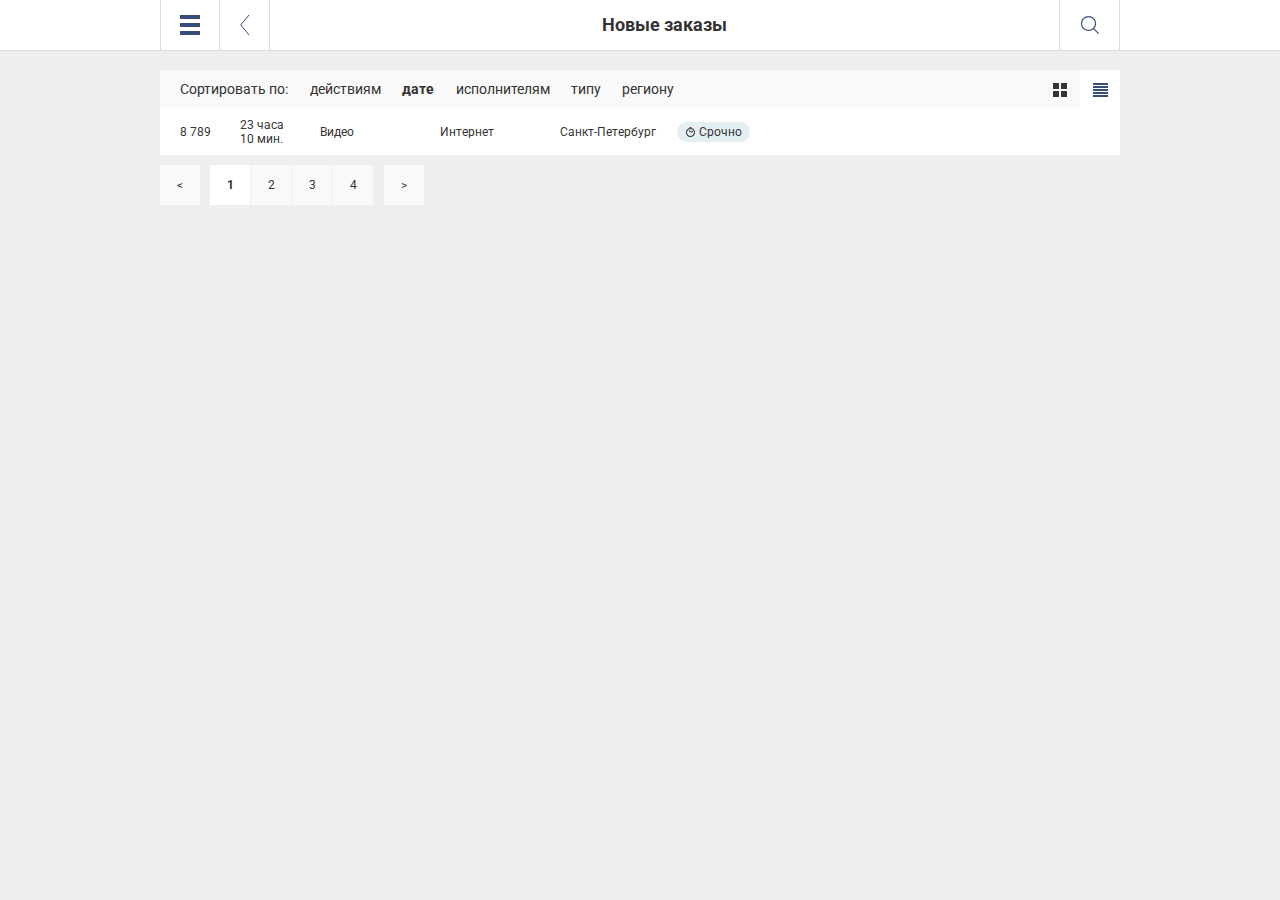
<file: expert_list.html>
<!DOCTYPE html>
<html lang="ru">
<head>
    <meta charset="UTF-8">
    <title>LegaLight</title>
    <link href='https://fonts.googleapis.com/css?family=Roboto:400,100,100italic,300,300italic,400italic,500,500italic,700,700italic,900,900italic' rel='stylesheet' type='text/css'>
    <link rel="stylesheet" href="css/main.css" />
    <script src="https://ajax.googleapis.com/ajax/libs/jquery/1.8.2/jquery.min.js"></script>
    <script src="js/script.js"></script>
</head>
<body>
    <header id="header">
        <div class="main-header">
            <span class="main-header__ham"></span>
            <span class="main-header__back"></span>
            <h1 class="main-header__title">Новые заказы</h1>
            <span class="main-header__search">
                <input type="text" class="main-header__search-text" />
            </span>
            <div class="main-header__menu-wrapper">
                <div class="main-header__menu-close">X</div>
                <div class="main-header__menu">
                    <h2 class="main-header__menu-title">LegaLight</h2>
                    <div class="main-header__menu-item user">
                        <i class="icon icon-user"></i>
                        User_name
                    </div>
                    <div class="main-header__menu-item add">
                        Создать заказ
                        <i class="icon icon-big icon-plus-big"></i>
                    </div>
                    <div class="main-header__menu-item">
                        Новые
                        <span class="main-header__menu-item-count">3</span>
                    </div>
                    <div class="main-header__menu-item active">В работе</div>
                    <div class="main-header__menu-item">Черновики</div>
                    
                    <div class="main-header__menu-item support">
                        <i class="icon icon-support"></i>
                        Поддержка
                    </div>
                    
                    <div class="main-header__menu-little">
                        <a href="#">О проекте</a>
                        <a href="#">Цены</a>
                    </div>
                    
                    <div class="copyright">&copy; 2016 Legalight</div>
                </div>
            </div>
        </div>
    </header>
    <div class="main-wrapper">
        <div class="main-content full">

        <div class="filters-block no-margin">
        <span class="list-type__list active">
            <svg width="15px" height="14px" viewBox="0 0 15 14" version="1.1" xmlns="http://www.w3.org/2000/svg" xmlns:xlink="http://www.w3.org/1999/xlink">
                <g id="Symbols" stroke="none" stroke-width="1" fill="none" fill-rule="evenodd">
                    <g id="type-list-icons" transform="translate(-53.000000, -13.000000)" fill="#384D76">
                        <path d="M53,13 L68,13 L68,15 L53,15 L53,13 Z M53,16 L68,16 L68,18 L53,18 L53,16 Z M53,19 L68,19 L68,21 L53,21 L53,19 Z M53,22 L68,22 L68,24 L53,24 L53,22 Z M53,25 L68,25 L68,27 L53,27 L53,25 Z" id="list"></path>
                    </g>
                </g>
            </svg>
        </span>
        <span class="list-type__dalle">
            <svg width="14px" height="14px" viewBox="0 0 14 14" version="1.1" xmlns="http://www.w3.org/2000/svg" xmlns:xlink="http://www.w3.org/1999/xlink">
                <g id="Symbols" stroke="none" stroke-width="1" fill="none" fill-rule="evenodd">
                    <g id="type-list-icons" transform="translate(-13.000000, -13.000000)" fill="#333333">
                        <path d="M13,13 L19,13 L19,19 L13,19 L13,13 L13,13 Z M13,21 L19,21 L19,27 L13,27 L13,21 L13,21 Z M21,13 L27,13 L27,19 L21,19 L21,13 L21,13 Z M21,21 L27,21 L27,27 L21,27 L21,21 L21,21 Z" id="Combined-Shape"></path>
                    </g>
                </g>
            </svg>
        </span>
        <div class="filters-block__label">
            Сортировать по:
        </div>
        <div class="filters-block__label mode" title="действиям">
            действиям
        </div>
        <div class="filters-block__label mode active" title="дате">
            дате
        </div>
        <div class="filters-block__label mode" title="исполнителям">
            исполнителям
        </div>
        <div class="filters-block__label mode" title="типу">
            типу
        </div>
        <div class="filters-block__label mode" title="региону">
            региону
        </div>
    </div>    

            <ul class="order-list">
                <li class="order-list__item">
                    <span class="order-list__item-cell">
                        8 789
                    </span>
                    <span class="order-list__item-cell">
                        23 часа<br />
                        10 мин.
                    </span>
                    <span class="order-list__item-cell">
                        Видео
                    </span>
                    <span class="order-list__item-cell">
                        Интернет
                    </span>
                    <span class="order-list__item-cell">
                        Санкт-Петербург
                    </span>
                    <span class="order-list__item-cell">
                        <div class="option">
                            <i class="icon icon-small icon-watch"></i>
                            Срочно
                        </div>
                    </span>
                </li>
            </ul>
            <nav class="pagination-block">
                <a href="#" class="pagination-block__item first"> < </a>
                <a href="#" class="pagination-block__item active">1</a>
                <a href="#" class="pagination-block__item">2</a>
                <a href="#" class="pagination-block__item">3</a>
                <a href="#" class="pagination-block__item">4</a>
                <a href="#" class="pagination-block__item last"> > </a>
            </nav>
        </div>            
    </div>
</body>
</html>
</file>
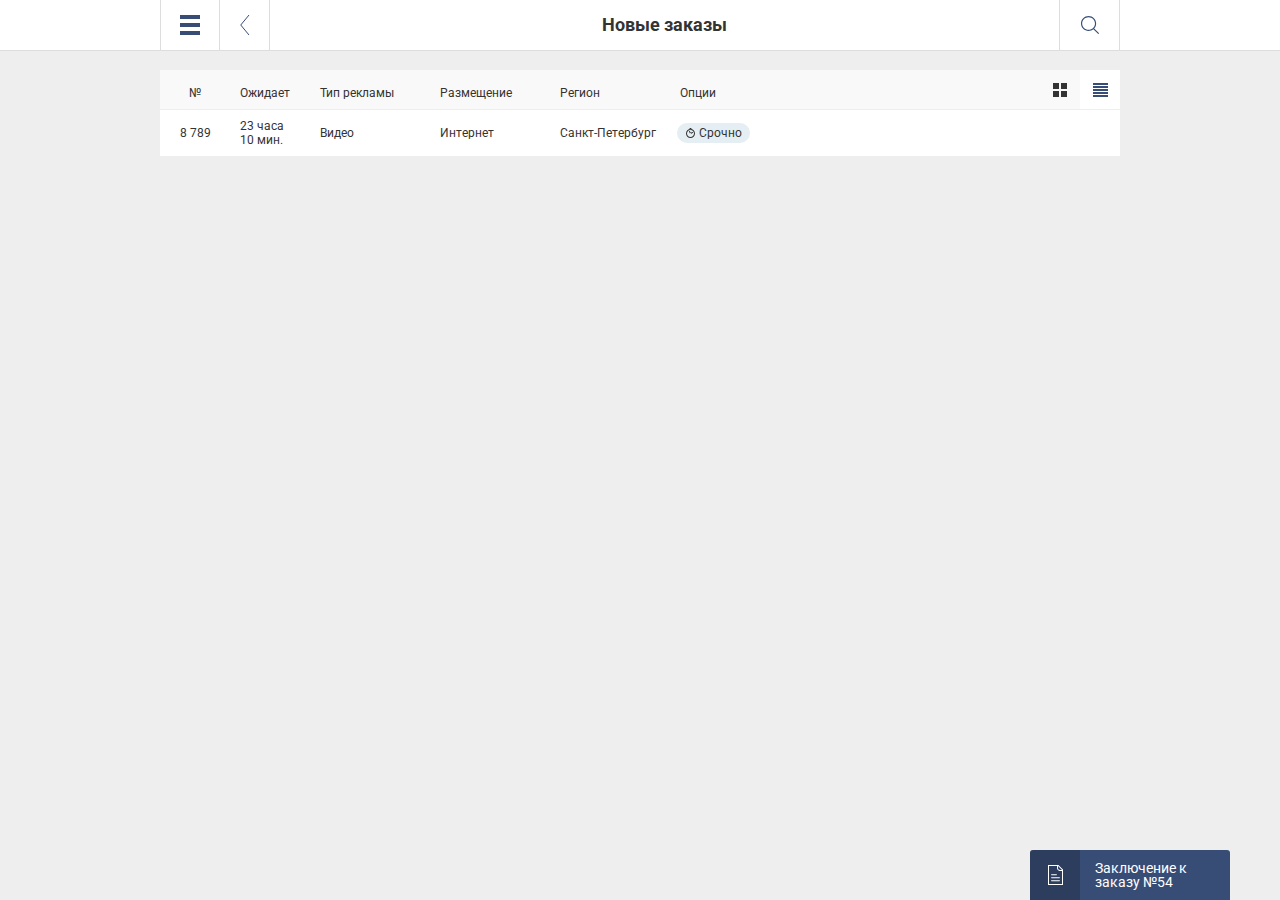
<file: law_list.html>
<!DOCTYPE html>
<html lang="ru">
<head>
    <meta charset="UTF-8">
    <title>LegaLight</title>
    <link href='https://fonts.googleapis.com/css?family=Roboto:400,100,100italic,300,300italic,400italic,500,500italic,700,700italic,900,900italic' rel='stylesheet' type='text/css'>
    <link rel="stylesheet" href="css/main.css" />
    <script src="https://ajax.googleapis.com/ajax/libs/jquery/1.8.2/jquery.min.js"></script>
    <script src="js/script.js"></script>
</head>
<body>
    <header id="header">
        <div class="main-header">
            <span class="main-header__ham"></span>
            <span class="main-header__back"></span>
            <h1 class="main-header__title">Новые заказы</h1>
            <span class="main-header__search">
                <input type="text" class="main-header__search-text" />
            </span>
            <div class="main-header__menu-wrapper">
                <div class="main-header__menu-close">X</div>
                <div class="main-header__menu">
                    <h2 class="main-header__menu-title">LegaLight</h2>
                    <div class="main-header__menu-item user">
                        <i class="icon icon-user"></i>
                        User_name
                    </div>
                    <div class="main-header__menu-item add">
                        Создать заказ
                        <i class="icon icon-big icon-plus-big"></i>
                    </div>
                    <div class="main-header__menu-item">
                        Новые
                        <span class="main-header__menu-item-count">3</span>
                    </div>
                    <div class="main-header__menu-item active">В работе</div>
                    <div class="main-header__menu-item">Черновики</div>
                    
                    <div class="main-header__menu-item support">
                        <i class="icon icon-support"></i>
                        Поддержка
                    </div>
                    
                    <div class="main-header__menu-little">
                        <a href="#">О проекте</a>
                        <a href="#">Цены</a>
                    </div>
                    
                    <div class="copyright">&copy; 2016 Legalight</div>
                </div>
            </div>
        </div>
    </header>
    <div class="main-wrapper">
        <div class="main-content full">
            <ul class="order-list">
                <li class="order-list__item header">
                    <span class="list-type__list active">
                        <svg width="15px" height="14px" viewBox="0 0 15 14" version="1.1" xmlns="http://www.w3.org/2000/svg" xmlns:xlink="http://www.w3.org/1999/xlink">
                            <g id="Symbols" stroke="none" stroke-width="1" fill="none" fill-rule="evenodd">
                                <g id="type-list-icons" transform="translate(-53.000000, -13.000000)" fill="#384D76">
                                    <path d="M53,13 L68,13 L68,15 L53,15 L53,13 Z M53,16 L68,16 L68,18 L53,18 L53,16 Z M53,19 L68,19 L68,21 L53,21 L53,19 Z M53,22 L68,22 L68,24 L53,24 L53,22 Z M53,25 L68,25 L68,27 L53,27 L53,25 Z" id="list"></path>
                                </g>
                            </g>
                        </svg>
                    </span>
                    <span class="list-type__dalle">
                        <svg width="14px" height="14px" viewBox="0 0 14 14" version="1.1" xmlns="http://www.w3.org/2000/svg" xmlns:xlink="http://www.w3.org/1999/xlink">
                            <g id="Symbols" stroke="none" stroke-width="1" fill="none" fill-rule="evenodd">
                                <g id="type-list-icons" transform="translate(-13.000000, -13.000000)" fill="#333333">
                                    <path d="M13,13 L19,13 L19,19 L13,19 L13,13 L13,13 Z M13,21 L19,21 L19,27 L13,27 L13,21 L13,21 Z M21,13 L27,13 L27,19 L21,19 L21,13 L21,13 Z M21,21 L27,21 L27,27 L21,27 L21,21 L21,21 Z" id="Combined-Shape"></path>
                                </g>
                            </g>
                        </svg>
                    </span>
                    <span class="order-list__item-cell">
                        №
                    </span>
                    <span class="order-list__item-cell">
                        Ожидает
                    </span>
                    <span class="order-list__item-cell">
                        Тип рекламы
                    </span>
                    <span class="order-list__item-cell">
                        Размещение
                    </span>
                    <span class="order-list__item-cell">
                        Регион
                    </span>
                    <span class="order-list__item-cell">
                        Опции
                    </span>
                </li>
                <li class="order-list__item">
                    <span class="order-list__item-cell">
                        8 789
                    </span>
                    <span class="order-list__item-cell">
                        23 часа<br />
                        10 мин.
                    </span>
                    <span class="order-list__item-cell">
                        Видео
                    </span>
                    <span class="order-list__item-cell">
                        Интернет
                    </span>
                    <span class="order-list__item-cell">
                        Санкт-Петербург
                    </span>
                    <span class="order-list__item-cell">
                        <div class="option">
                            <i class="icon icon-small icon-watch"></i>
                            Срочно
                        </div>
                    </span>
                </li>
            </ul>
        </div>            
    </div>
    
    <a href="#" class="conclusion">
        <i class="icon icon-big icon-doc"></i>
        Заключение к заказу №54 
    </a>
    
    <footer id="footer">
        <div class="">
        </div>
    </footer>
</body>
</html>
</file>
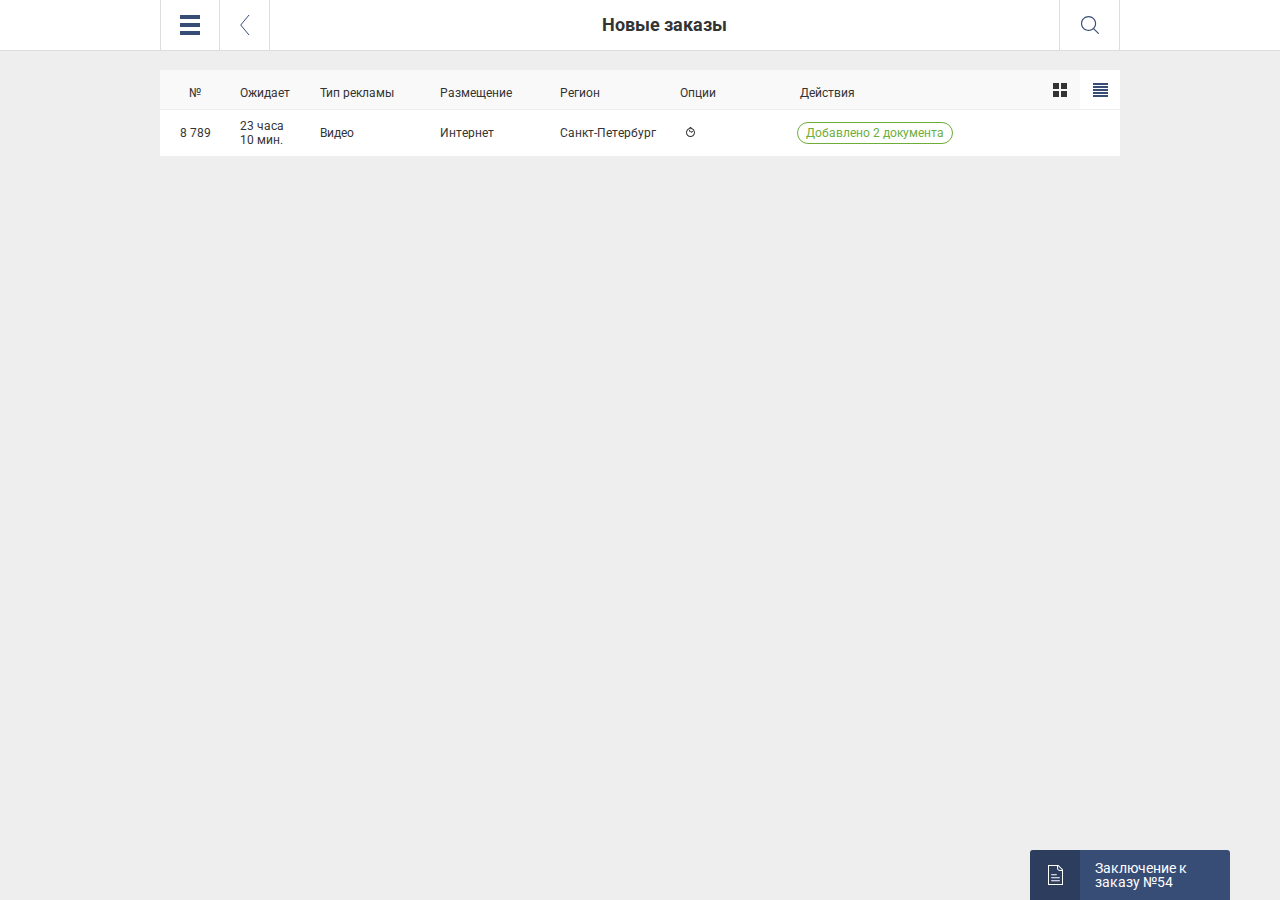
<file: law_list_in_progress.html>
<!DOCTYPE html>
<html lang="ru">
<head>
    <meta charset="UTF-8">
    <title>LegaLight</title>
    <link href='https://fonts.googleapis.com/css?family=Roboto:400,100,100italic,300,300italic,400italic,500,500italic,700,700italic,900,900italic' rel='stylesheet' type='text/css'>
    <link rel="stylesheet" href="css/main.css" />
    <script src="https://ajax.googleapis.com/ajax/libs/jquery/1.8.2/jquery.min.js"></script>
    <script src="js/script.js"></script>
</head>
<body>
    <header id="header">
        <div class="main-header">
            <span class="main-header__ham"></span>
            <span class="main-header__back"></span>
            <h1 class="main-header__title">Новые заказы</h1>
            <span class="main-header__search">
                <input type="text" class="main-header__search-text" />
            </span>
            <div class="main-header__menu-wrapper">
                <div class="main-header__menu-close">X</div>
                <div class="main-header__menu">
                    <h2 class="main-header__menu-title">LegaLight</h2>
                    <div class="main-header__menu-item user">
                        <i class="icon icon-user"></i>
                        User_name
                    </div>
                    <div class="main-header__menu-item add">
                        Создать заказ
                        <i class="icon icon-big icon-plus-big"></i>
                    </div>
                    <div class="main-header__menu-item">
                        Новые
                        <span class="main-header__menu-item-count">3</span>
                    </div>
                    <div class="main-header__menu-item active">В работе</div>
                    <div class="main-header__menu-item">Черновики</div>
                    
                    <div class="main-header__menu-item support">
                        <i class="icon icon-support"></i>
                        Поддержка
                    </div>
                    
                    <div class="main-header__menu-little">
                        <a href="#">О проекте</a>
                        <a href="#">Цены</a>
                    </div>
                    
                    <div class="copyright">&copy; 2016 Legalight</div>
                </div>
            </div>
        </div>
    </header>
    <div class="main-wrapper">
        <div class="main-content full">
            <ul class="order-list in-progress">
                <li class="order-list__item header">
                    <span class="list-type__list active">
                        <svg width="15px" height="14px" viewBox="0 0 15 14" version="1.1" xmlns="http://www.w3.org/2000/svg" xmlns:xlink="http://www.w3.org/1999/xlink">
                            <g id="Symbols" stroke="none" stroke-width="1" fill="none" fill-rule="evenodd">
                                <g id="type-list-icons" transform="translate(-53.000000, -13.000000)" fill="#384D76">
                                    <path d="M53,13 L68,13 L68,15 L53,15 L53,13 Z M53,16 L68,16 L68,18 L53,18 L53,16 Z M53,19 L68,19 L68,21 L53,21 L53,19 Z M53,22 L68,22 L68,24 L53,24 L53,22 Z M53,25 L68,25 L68,27 L53,27 L53,25 Z" id="list"></path>
                                </g>
                            </g>
                        </svg>
                    </span>
                    <span class="list-type__dalle">
                        <svg width="14px" height="14px" viewBox="0 0 14 14" version="1.1" xmlns="http://www.w3.org/2000/svg" xmlns:xlink="http://www.w3.org/1999/xlink">
                            <g id="Symbols" stroke="none" stroke-width="1" fill="none" fill-rule="evenodd">
                                <g id="type-list-icons" transform="translate(-13.000000, -13.000000)" fill="#333333">
                                    <path d="M13,13 L19,13 L19,19 L13,19 L13,13 L13,13 Z M13,21 L19,21 L19,27 L13,27 L13,21 L13,21 Z M21,13 L27,13 L27,19 L21,19 L21,13 L21,13 Z M21,21 L27,21 L27,27 L21,27 L21,21 L21,21 Z" id="Combined-Shape"></path>
                                </g>
                            </g>
                        </svg>
                    </span>
                    <span class="order-list__item-cell">
                        №
                    </span>
                    <span class="order-list__item-cell">
                        Ожидает
                    </span>
                    <span class="order-list__item-cell">
                        Тип рекламы
                    </span>
                    <span class="order-list__item-cell">
                        Размещение
                    </span>
                    <span class="order-list__item-cell">
                        Регион
                    </span>
                    <span class="order-list__item-cell">
                        Опции
                    </span>
                    <span class="order-list__item-cell">
                        Действия
                    </span>
                    
                </li>
                <li class="order-list__item">
                    <span class="order-list__item-cell">
                        8 789
                    </span>
                    <span class="order-list__item-cell">
                        23 часа<br />
                        10 мин.
                    </span>
                    <span class="order-list__item-cell">
                        Видео
                    </span>
                    <span class="order-list__item-cell">
                        Интернет
                    </span>
                    <span class="order-list__item-cell">
                        Санкт-Петербург
                    </span>
                    <span class="order-list__item-cell">
                        <i class="icon icon-small icon-watch"></i>
                    </span>
                    <span class="order-list__item-cell">
                        <div class="option green">
                            Добавлено 2 документа
                        </div>
                    </span>
                </li>
            </ul>
        </div>            
    </div>
    
    <a href="#" class="conclusion">
        <i class="icon icon-big icon-doc"></i>
        Заключение к заказу №54 
    </a>
    
    <footer id="footer">
        <div class="">
        </div>
    </footer>
</body>
</html>
</file>
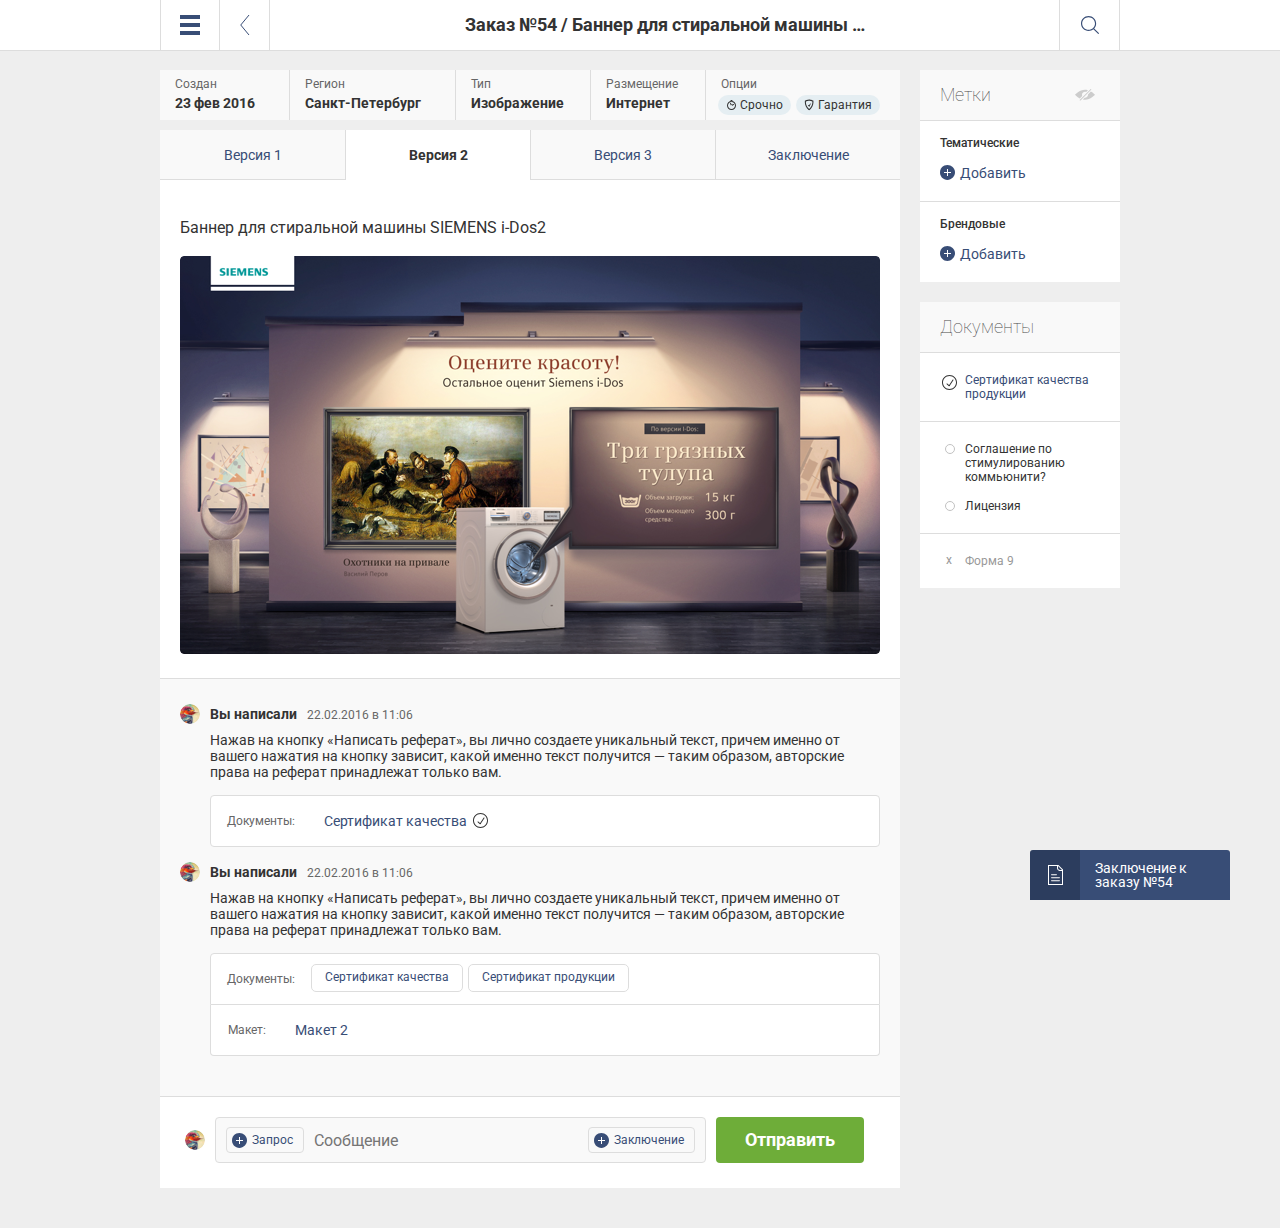
<file: law_order1.html>
<!DOCTYPE html>
<html lang="ru">
<head>
    <meta charset="UTF-8">
    <title>LegaLight</title>
    <link href='https://fonts.googleapis.com/css?family=Roboto:400,100,100italic,300,300italic,400italic,500,500italic,700,700italic,900,900italic' rel='stylesheet' type='text/css'>
    <link rel="stylesheet" href="css/main.css" />
    <script src="https://ajax.googleapis.com/ajax/libs/jquery/1.8.2/jquery.min.js"></script>
    <script src="js/script.js"></script>
</head>
<body>
    <header id="header">
        <div class="main-header">
            <span class="main-header__ham"></span>
            <span class="main-header__back"></span>
            <h1 class="main-header__title">Заказ №54 / Баннер для стиральной машины …</h1>
            <span class="main-header__search">
                <input type="text" class="main-header__search-text" />
            </span>
            <div class="main-header__menu-wrapper">
                <div class="main-header__menu-close">X</div>
                <div class="main-header__menu">
                    <h2 class="main-header__menu-title">LegaLight</h2>
                    <div class="main-header__menu-item user">
                        <i class="icon icon-user"></i>
                        User_name
                    </div>
                    <div class="main-header__menu-item add">
                        Создать заказ
                        <i class="icon icon-big icon-plus-big"></i>
                    </div>
                    <div class="main-header__menu-item">
                        Новые
                        <span class="main-header__menu-item-count">3</span>
                    </div>
                    <div class="main-header__menu-item active">В работе</div>
                    <div class="main-header__menu-item">Черновики</div>
                    
                    <div class="main-header__menu-item support">
                        <i class="icon icon-support"></i>
                        Поддержка
                    </div>
                    
                    <div class="main-header__menu-little">
                        <a href="#">О проекте</a>
                        <a href="#">Цены</a>
                    </div>
                    
                    <div class="copyright">&copy; 2016 Legalight</div>
                </div>
            </div>
        </div>
    </header>
    <div class="main-wrapper">
        <div class="main-content">
            <ul class="main-content-item-info">
                <li class="main-content-item-info__list-item">
                    <span class="main-content-item-info__list-item-title">
                        Создан
                    </span>
                    <span class="main-content-item-info__list-item-info">
                        23 фев 2016
                    </span>
                </li>
                <li class="main-content-item-info__list-item">
                    <span class="main-content-item-info__list-item-title">
                        Регион
                    </span>
                    <span class="main-content-item-info__list-item-info">
                        Санкт-Петербург
                    </span>
                </li>
                <li class="main-content-item-info__list-item">
                    <span class="main-content-item-info__list-item-title">
                        Тип
                    </span>
                    <span class="main-content-item-info__list-item-info">
                        Изображение
                    </span>
                </li>
                <li class="main-content-item-info__list-item">
                    <span class="main-content-item-info__list-item-title">
                        Размещение
                    </span>
                    <span class="main-content-item-info__list-item-info">
                        Интернет
                    </span>
                </li>
                <li class="main-content-item-info__list-item">
                    <span class="main-content-item-info__list-item-title">
                        Опции
                    </span>
                    <span class="main-content-item-info__list-item-info">
                        <div class="option">
                            <i class="icon icon-small icon-watch"></i>
                            Срочно
                        </div>
                        <div class="option">
                            <i class="icon icon-guarantee"></i>
                            Гарантия
                        </div>
                    </span>
                </li>
            </ul>
            <div class="main-content-item">
                <nav class="main-content-item-menu">
                    <span class="main-content-item-menu__item">Версия 1</span>
                    <span class="main-content-item-menu__item active">Версия 2</span>
                    <span class="main-content-item-menu__item">Версия 3</span>
                    <span class="main-content-item-menu__item">Заключение</span>
                </nav>
                <div class="main-content-item__content">
                    <h2 class="title">Баннер для стиральной машины SIEMENS i-Dos1</h2>
                    <img src="img/big.png" />
                </div>
                <div class="main-content-item__content active">
                    <h2 class="title">Баннер для стиральной машины SIEMENS i-Dos2</h2>
                    <img src="img/big.png" />
                </div>
                <div class="main-content-item__content">
                    <h2 class="title">Баннер для стиральной машины SIEMENS i-Dos3</h2>
                    <img src="img/big.png" />
                </div>
                <div class="main-content-item__content">
                    <h2 class="title">Баннер для стиральной машины SIEMENS i-Dos4</h2>
                    <img src="img/big.png" />
                </div>
                <div class="comments">
                    <div class="comments-item">
                        <a href="#" class="comments-item__avatar">
                            <img src="img/avatar.png" />
                        </a>
                        <div class="comments-item__info">
                            <h3>Вы написали</h3>
                            <time>22.02.2016 в 11:06</time>
                            <p>Нажав на кнопку «Написать реферат», вы лично создаете уникальный текст, причем именно от вашего нажатия на кнопку зависит, какой именно текст получится — таким образом, авторские права на реферат принадлежат только вам.</p>
                            <div class="comments-item__info-attachment">
                                <div class="comments-item__info-attachment-title">
                                    Документы:
                                </div>
                                <div class="comments-item__info-attachment-list needs">
                                    <a href="#" class="comments-item__info-attachment-list__item">
                                        Сертификат качества <i class="icon icon-accepted"></i>
                                    </a>
                                </div>
                            </div>
                        </div>
                    </div>
                    <div class="comments-item">
                        <a href="#" class="comments-item__avatar">
                            <img src="img/avatar.png" />
                        </a>
                        <div class="comments-item__info">
                            <h3>Вы написали</h3>
                            <time>22.02.2016 в 11:06</time>
                            <p>Нажав на кнопку «Написать реферат», вы лично создаете уникальный текст, причем именно от вашего нажатия на кнопку зависит, какой именно текст получится — таким образом, авторские права на реферат принадлежат только вам.</p>
                            <div class="comments-item__info-attachment design small">
                                <div class="comments-item__info-attachment-title">
                                    Документы:
                                </div>
                                <div class="comments-item__info-attachment-list">
                                    <a href="#" class="comments-item__info-attachment-list__item">
                                        Сертификат качества
                                    </a>
                                    <a href="#" class="comments-item__info-attachment-list__item">
                                        Сертификат продукции
                                    </a>
                                </div>
                            </div>
                            <div class="comments-item__info-attachment maket">
                                <div class="comments-item__info-attachment-title">
                                    Макет:
                                </div>
                                <div class="comments-item__info-attachment-list needs">
                                    <a href="#" class="comments-item__info-attachment-list__item">
                                        Макет 2
                                    </a>
                                </div>
                            </div>
                        </div>
                    </div>
                </div>
                
                <form class="user-message">
                    <a href="#" class="user-message__avatar">
                        <img src="img/avatar.png" />
                    </a>
                    <div class="user-message__message">
                        <div class="btn btn-trans btn-border icons">
                            <i class="icon icon-plus"></i>
                            Запрос
                        </div>
                        <input type="text" placeholder="Сообщение" />
                        <div class="btn btn-trans btn-border icons">
                            <i class="icon icon-plus"></i>
                            Заключение
                        </div>
                    </div>
                    <button class="btn btn-big btn-green">
                        Отправить
                    </button>
                </form>
                
            </div>
        </div>
        <aside class="right-block">
            <div class="right-block__widget">
                <h3 class="right-block__widget-title">
                    Метки
                    <i class="icon icon-big icon-eye"></i>
                </h3>
                <div class="right-block__widget-item">
                    <h4>Тематические</h4>
                    <div class="btn btn-trans icons">
                        <i class="icon icon-plus"></i>
                        Добавить
                    </div>
                </div>
                <div class="right-block__widget-item">
                    <h4>Брендовые</h4>
                    <div class="btn btn-trans icons">
                        <i class="icon icon-plus"></i>
                        Добавить
                    </div>
                </div>
            </div>
            <div class="right-block__widget">
                <h3 class="right-block__widget-title">
                    Документы
                </h3>
                <ul class="right-block__widget-documents accepted">
                    <li>Сертификат качества продукции</li>
                </ul>
                <ul class="right-block__widget-documents needed">
                    <li>
                        Соглашение по стимулированию коммьюнити?
                    </li>
                    <li>
                        Лицензия
                    </li>
                </ul>
                <ul class="right-block__widget-documents canceled">
                    <li>
                        Форма 9
                    </li>
                </ul>
            </div>
        </aside>
    </div>
    
    <a href="#" class="conclusion">
        <i class="icon icon-big icon-doc"></i>
        Заключение к заказу №54 
    </a>
    
    <footer id="footer">
        <div class="">
        </div>
    </footer>
</body>
</html>
</file>
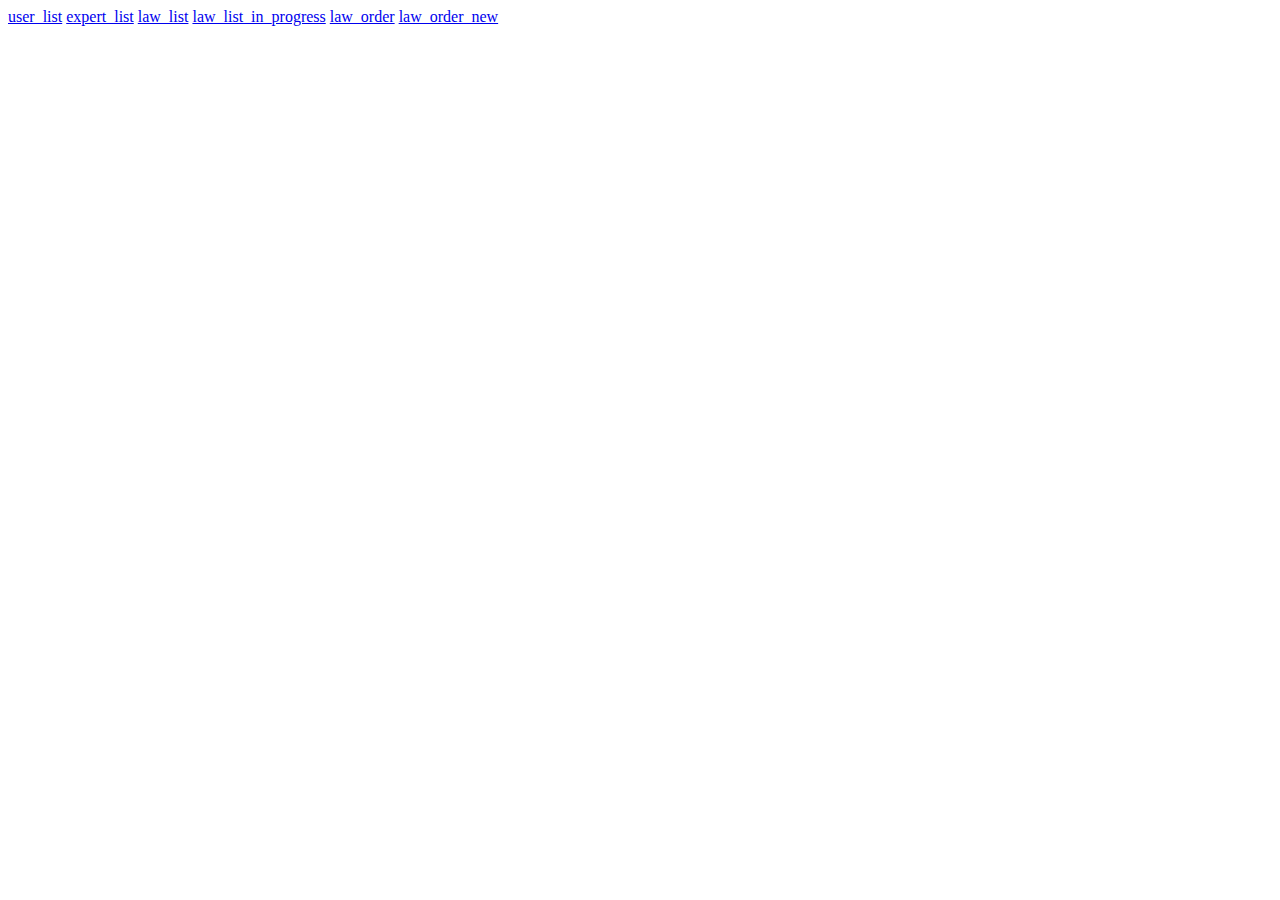
<file: map.html>
<!DOCTYPE html>
<html lang="en">
<head>
    <meta charset="UTF-8">
    <title>map</title>
</head>
<body>
    <a href="user_list.html" target="_blank">user_list</a>
    <a href="expert_list.html" target="_blank">expert_list</a>
    <a href="law_list.html" target="_blank">law_list</a>
    <a href="law_list_in_progress.html" target="_blank">law_list_in_progress</a>
    <a href="law_order1.html" target="_blank">law_order</a>
    <a href="law_order_new.html" target="_blank">law_order_new</a>
</body>
</html>
</file>
<file: css/main.css>
.icon{width:15px;height:15px;display:inline-block;margin:0 5px;background-position:center;background-size:contain;background-repeat:no-repeat}.icon-small{width:10px;height:10px}.icon-big{width:20px;height:20px}.icon-accepted{background-image:url(../img/accepted.svg)}.icon-plus{background-image:url(../img/plus.svg)}.icon-watch{background-image:url(../img/watch.svg)}.icon-guarantee{background-image:url(../img/guarantee.svg)}.icon-eye{background-image:url(../img/eye.svg)}.icon-doc{background-image:url(../img/doc-icon.svg)}.icon-user{width:18px;background-image:url(../img/icon-user.svg)}.icon-plus-big{width:33px;height:33px;background-image:url(../img/plus_big.svg)}.icon-support{width:20px;height:20px;margin-left:0;background-image:url(../img/help-icon.svg)}.icon-question{width:18px;height:18px;border:1px solid #384d76;color:#384d76;line-height:18px;text-align:center;font-style:normal;border-radius:100%;font-size:15px}.btn{position:relative;display:inline-block;float:left;cursor:pointer;border-radius:4px;color:#384d76;font-size:12px;font-weight:400;box-sizing:border-box;border:0;box-shadow:none;padding:5px 10px;overflow:hidden;text-decoration:none}.btn.icons{padding:5px 10px 5px 20px}.btn .icon{position:absolute;top:5px;left:0}.btn-big{font-size:18px;font-weight:700;color:#fff;padding:12px 29px;line-height:22px}.btn-trans{background:0 0}.btn-green{background:#6ead39}.btn-border{border:1px solid #ddd}*{font-family:Roboto,sans-serif;font-weight:400;color:#333}body{margin:0;padding:0;min-height:100%;background:#eee}.right{float:right}.main-header__menu-wrapper{display:none}.main-header__menu-wrapper.active{display:block}.main-header__menu-wrapper .main-header__menu{position:fixed;width:200px;height:100%;background:#fff;z-index:999;top:0;left:0}.main-header__menu-wrapper:before{content:'';position:fixed;z-index:899;background:rgba(0,0,0,.7);width:100%;height:100%;top:0;left:0}.main-header__menu-wrapper .main-header__menu-close{position:fixed;top:1px;left:200px;z-index:999;background:#384d76;width:40px;line-height:50px;color:#fff;text-align:center;cursor:pointer}.main-header__menu-title{text-align:center}.main-header__menu-item{position:relative;cursor:pointer;padding:17px 10px 17px 20px;background:#fff;color:rgba(24,33,52,.5);border-bottom:1px solid #ddd;font-size:16px;font-weight:400}.main-header__menu-item-count{padding:0 8px;border-radius:100px;font-size:14px;font-weight:400;color:#fff;line-height:21px;background:#6ead39;position:absolute;top:50%;margin-top:-10px;right:10px;overflow:hidden}.main-header__menu-item.active{color:#182134;font-weight:700}.main-header__menu-item.user{font-size:14px;color:#384d76;font-weight:400}.main-header__menu-item.user .icon{margin-right:10px;margin-left:0}.main-header__menu-item.add{font-size:14px;text-transform:uppercase;background:#6ead39;color:#fff}.main-header__menu-item.add .icon-plus-big{position:absolute;top:50%;margin-top:-17px;right:10px;margin-right:0}.main-header__menu-item.support{width:160px;padding:13px 20px 13px 50px;margin:20px auto;font-size:14px;line-height:20px;border:1px solid #ddd;border-radius:100px;box-sizing:border-box}.main-header__menu-item.support .icon{position:absolute;top:50%;margin-top:-10px;left:20px}.main-header__menu-little{text-align:center}.main-header__menu-little a{display:block;text-decoration:none;color:#8c93a0;clear:both;margin-bottom:5px;font-size:14px;line-height:1;font-weight:400}.copyright{text-align:center;margin-top:17px}.main-wrapper{width:960px;margin:70px auto 40px;overflow:hidden}.main-content{width:740px;float:left}.main-content.full{width:100%}.main-content-item__content-img{position:relative}.main-content-item__content-img-controls{width:60px;height:30px;border-radius:5px;padding:0;margin:0;display:inline-block;position:absolute;top:20px;right:20px;background-color:#fff;overflow:hidden}.main-content-item__content-img-controls li{list-style:none;width:30px;height:30px;margin:0;padding:0;border-right:1px solid #ddd;display:none;float:left;box-sizing:border-box;cursor:pointer}.main-content-item__content-img-controls li.active{display:inline-block}.main-content-item__content-img-controls li:last-child{border-right:0}.main-content-item__content-img-controls .img-controls__expand{background-image:url(../img/arrow-down.svg);background-position:center center;background-repeat:no-repeat}.main-content-item__content-img-controls .img-controls__collapse{line-height:28px;text-align:center}.main-content-item__content-img-controls .img-controls__full{background-image:url(../img/fullscreen.svg);background-position:center center;background-repeat:no-repeat}.main-content-item-info{display:block;background:#f9f9f9;height:50px;margin:0 0 10px;padding:0;overflow:hidden}.main-content-item-info.new{margin-bottom:0;border-bottom:1px solid #ddd}.main-content-item-info.new .main-content-item-info__list-item:nth-child(1){width:175px}.main-content-item-info.new .main-content-item-info__list-item:nth-child(2){width:220px}.main-content-item-info.new .main-content-item-info__list-item:nth-child(3){width:185px}.main-content-item-info.new .main-content-item-info__list-item:nth-child(4){width:160px}.main-content-item-info__list-item{display:inline-block;list-style:none;float:left;height:50px;overflow:hidden;border-right:1px solid #ddd;padding:7px 15px;box-sizing:border-box}.main-content-item-info__list-item:nth-child(1){width:130px}.main-content-item-info__list-item:nth-child(2){width:166px}.main-content-item-info__list-item:nth-child(3){width:135px}.main-content-item-info__list-item:nth-child(4){width:115px}.main-content-item-info__list-item:nth-child(5){width:190px}.main-content-item-info__list-item:last-child{border-right:0}.option{position:relative;display:inline-block;float:left;margin-left:5px;height:20px;border-radius:30px;background-color:#e5eef2;padding-left:22px;padding-right:8px;font-size:12px;font-weight:400;line-height:20px;color:#333}.option:first-child{margin-left:-3px}.option.green{border:1px solid #6ead39;background-color:transparent;color:#6ead39;padding-left:8px}.option .icon{margin:-5px 0 0;position:absolute;top:50%;left:8px}.option .icon-guarantee{left:6px;margin-top:-7px}.main-content-item-info__list-item-title{display:block;color:#666;font-size:12px;font-weight:400;margin-bottom:4px}.main-content-item-info__list-item-info{display:block;color:#333;font-size:14px;font-weight:700}.main-content-item{overflow:hidden;background:#fff;padding:0 20px}.main-content-item-menu{margin:0 -20px;overflow:hidden}.main-content-item-menu__item{width:25%;display:inline-block;box-sizing:border-box;float:left;height:50px;cursor:pointer;font-weight:400;line-height:50px;font-size:14px;color:#384d76;background:#f9f9f9;border:1px solid #ddd;border-top:0;border-right:0;text-align:center}.main-content-item-menu__item:hover{background:#fff}.main-content-item-menu__item.active{font-weight:700;color:#333;background:#fff;border-bottom:0}.main-content-item-menu__item:first-child{border-left:0}.main-content-item__content{margin:0 -20px;padding:20px;display:none}.main-content-item__content.active{display:block}.main-content-item__content.new{padding-top:0}.main-content-item__content img{width:700px;height:398px;border-radius:4px}.main-content-item__content h2.title{font-size:16px;margin:20px 0;line-height:1}.order-list{padding:0;margin:0}.order-list li{list-style:none}.order-list.in-progress .order-list__item-cell:nth-child(6){width:100px}.order-list.dalle .order-list__item{width:calc(33.3333% - 1px);margin-right:1px;background:#fff;padding:15px;box-sizing:border-box;float:left;height:auto}.order-list.dalle .order-list__item:nth-child(3n){margin-right:0}.order-list.dalle .order-list__item-num{float:left}.order-list.dalle .order-list__item-option{float:right;margin-bottom:15px}.order-list.dalle .order-list__item-user{overflow:hidden;margin-bottom:10px}.order-list.dalle .order-list__item-user img{float:left;width:40px;height:40px;border-radius:3px;margin-right:10px}.order-list.dalle .order-list__item-user_seat{display:block;font-family:Roboto,sans-serif;font-weight:400;font-size:12px;color:#666;margin-top:3px}.order-list.dalle .order-list__item-user_name{font-family:Roboto,sans-serif;font-weight:700;font-size:14px;color:#333}.order-list.dalle .order-list__item-info{width:100%;overflow:hidden;clear:both;padding:10px;box-sizing:border-box;background:#f9f9f9;border-radius:3px;position:relative}.order-list.dalle .order-list__item-info-count{width:24px;height:20px;border-top-right-radius:3px;border-bottom-left-radius:3px;background-color:#6ead39;position:absolute;top:0;right:0;font-family:Roboto,sans-serif;font-size:14px;font-weight:400;text-align:center;color:#fff}.order-list.dalle .order-list__item-info.bordered{border:1px solid #6ead39}.order-list.dalle .order-list__item-info_legend{background:#fff;padding:16px;height:200px;width:100%;border-radius:3px;font-family:Roboto,sans-serif;font-weight:400;font-size:16px;line-height:20px;color:#333;box-sizing:border-box}.order-list__item{width:100%;height:46px;margin-bottom:1px;background-color:#fff;display:block;cursor:pointer}.order-list__item.header{background-color:#f9f9f9;height:39px}.order-list__item.header:hover{background-color:#f9f9f9}.order-list__item.header .order-list__item-cell{font-size:12px;color:#333;font-family:Roboto,sans-serif;font-weight:400;line-height:39px}.order-list__item.header .order-list__item-cell:nth-child(3){width:30px;text-align:center;padding-right:10px}.order-list__item.header .order-list__item-cell:nth-child(4){width:60px}.order-list__item.header .order-list__item-cell:nth-child(5){width:100px}.order-list__item.header .order-list__item-cell:nth-child(6){width:100px}.order-list__item.header .order-list__item-cell:nth-child(7){width:100px}.order-list__item.header .order-list__item-cell:nth-child(8){width:100px}.order-list__item:hover{background-color:#e5eef2}.order-list__item:hover .option{background:#fff}.order-list__item-cell{display:table-cell;font-size:12px;color:#333;font-family:Roboto,sans-serif;font-weight:400;line-height:1.2;padding-left:20px;height:46px;vertical-align:middle}.order-list__item-cell:nth-child(1){width:40px}.order-list__item-cell:nth-child(2){width:60px}.order-list__item-cell:nth-child(3){width:100px}.order-list__item-cell:nth-child(4){width:100px}.order-list__item-cell:nth-child(5){width:100px}.order-list__item-cell:nth-child(6){width:215px}.list-type__dalle,.list-type__list{width:40px;height:39px;background-color:#f9f9f9;position:relative;float:right}.list-type__dalle.active,.list-type__dalle:hover,.list-type__list.active,.list-type__list:hover{background-color:#fff}.list-type__dalle.active svg,.list-type__dalle:hover svg,.list-type__list.active svg,.list-type__list:hover svg{color:#384d76}.list-type__dalle svg,.list-type__list svg{position:absolute;top:50%;left:50%;margin-top:-7px;margin-left:-7px;color:#333}.right-block{width:200px;float:right}.right-block__widget{margin-bottom:20px;background:#fff;overflow:hidden}.right-block__widget.new{padding-bottom:10px}.right-block__widget.new .right-block__widget-title{border-bottom:1px solid #ddd}.right-block__widget.new .right-block__widget-item{padding:0;margin:10px;border-top:0}.right-block__widget.new .right-block__widget-item.timer{display:table;height:80px;border:1px solid #eee;border-radius:3px;width:calc(100% - 20px);box-sizing:border-box}.right-block__widget.new .right-block__widget-item-time{display:table-cell;font-family:Roboto,sans-serif;width:80px;color:#333;font-size:16px;font-weight:700;vertical-align:middle;text-align:center;border-right:1px solid #eee}.right-block__widget.new .right-block__widget-item-time .days{font-size:36px;text-align:center;display:block;font-weight:700;width:100%}.right-block__widget.new .right-block__widget-item-help{display:table-cell;text-align:center;vertical-align:middle;padding:0 10px}.right-block__widget.new .right-block__widget-item-help a{text-decoration:none;font-size:12px;line-height:13px;color:#384d76}.right-block__widget.new .btn{display:block;width:186px;margin:0 7px;padding-left:0;padding-right:0;text-align:center}.right-block__widget-title{position:relative;height:50px;padding:0 20px;font-size:18px;line-height:50px;color:#4a4a4a;font-weight:100;background:#f9f9f9;margin:0}.right-block__widget-title .icon{position:absolute;top:50%;margin-top:-10px;right:20px}.right-block__widget-item{overflow:hidden;padding:15px 20px;border-top:1px solid #ddd}.right-block__widget-item-select{display:block;box-sizing:border-box;position:relative;height:35px;line-height:35px;margin:0 -10px -10px;background:#eee;padding-left:36px;padding-right:10px;font-size:16px;font-family:Roboto,sans-serif;font-weight:400}.right-block__widget-item-select:before{content:'';width:16px;height:16px;background:#fff;display:inline-block;position:absolute;top:50%;left:10px;margin-top:-8px;box-sizing:border-box;border:1px solid #384d76;border-radius:100%}.right-block__widget-item-select:after{content:'';width:8px;height:8px;background:#fff;display:inline-block;position:absolute;top:50%;left:14px;margin-top:-4px;border-radius:100%}.right-block__widget-item-accept{margin-left:-10px;margin-right:-10px;margin-bottom:-10px;background:#6ead39;text-align:center;color:#fff;line-height:35px;font-family:Roboto,sans-serif;font-size:14px;font-weight:500}.right-block__widget-item.cost span{display:inline-block;font-size:12px;color:#666;font-weight:400;float:left;margin-right:8px;line-height:20px}.right-block__widget-item.cost .price{font-size:18px;color:#333;margin-right:0;line-height:18px}.right-block__widget-item h4{margin:0 0 10px;font-size:12px;font-weight:500;color:#333}.right-block__widget-item .btn{color:#384d76;font-size:14px}.right-block__widget-item .btn .icon{margin:0}.right-block__widget-item-info{font-size:16px;line-height:1.2;font-weight:500;color:#333;position:relative;padding:10px 10px 10px 30px;border:1px solid #ddd;border-radius:4px}.right-block__widget-item-info input{display:none}.right-block__widget-item-info input:checked+.right-block__widget-item-select{background:#384d76;color:#fff}.right-block__widget-item-info input:checked+.right-block__widget-item-select span{color:#fff}.right-block__widget-item-info input:checked+.right-block__widget-item-select:after{background:#384d76}.right-block__widget-item-info.active,.right-block__widget-item-info.urgent{padding:10px}.right-block__widget-item-info.active>span,.right-block__widget-item-info.urgent>span{font-family:Roboto,sans-serif;font-size:14px;font-weight:400;color:#4a4a4a;display:inline-block;padding-right:10px;margin-top:5px;margin-bottom:10px}.right-block__widget-item-info .icon{position:absolute;top:12px;left:3px}.right-block__widget-item-info .icon-guarantee{left:0}.right-block__widget-item-info a{color:#384d76;font-size:12px;font-weight:400;display:block;margin-top:5px}.right-block__widget-documents{margin:0;padding:20px;background:#fff;border-top:1px solid #ddd}.right-block__widget-documents li{position:relative;list-style:none;display:block;padding-left:25px;font-size:12px;margin-bottom:15px}.right-block__widget-documents li:last-child{margin-bottom:0}.right-block__widget-documents li:before{content:'';width:15px;height:15px;display:inline-block;margin:0 5px 0 -8px;background-position:center;background-repeat:no-repeat;position:absolute;top:2px;left:10px;background-size:100%}.right-block__widget-documents.accepted li{color:#384d76}.right-block__widget-documents.accepted li:before{background-image:url(../img/accepted.svg)}.right-block__widget-documents.needed li{color:#333}.right-block__widget-documents.needed li:before{background:0 0;width:8px;height:8px;border:1px solid #c2c2c2;margin-left:-5px;border-radius:8px}.right-block__widget-documents.canceled li{color:#999}.right-block__widget-documents.canceled li:before{content:'x';top:-1px;background-image:transparent;width:7px;height:7px;margin-left:-4px}.comments{overflow:hidden;margin:0 -20px;padding:25px 20px;border-top:1px solid #ddd;background:#f9f9f9}.comments-item__avatar{float:left;width:20px;height:20px;border-radius:100%;overflow:hidden}.comments-item__avatar img{width:20px;height:20px}.comments-item__info{margin-left:30px}.comments-item__info h3{margin:0 10px 8px 0;float:left;font-size:14px;line-height:20px;font-weight:700;color:#333}.comments-item__info time{font-size:12px;line-height:16px;font-weight:400;color:#666}.comments-item__info p{font-size:14px;color:#333;line-height:16px;margin:0 0 15px;clear:both}.comments-item__info-attachment{min-height:50px;border-radius:4px;background:#fff;box-sizing:border-box;border:1px solid #ddd;margin-bottom:15px;overflow:hidden}.comments-item__info-attachment-title{width:100px;height:50px;font-size:12px;line-height:50px;font-weight:400;color:#666;text-align:center;float:left}.comments-item__info-attachment.small .comments-item__info-attachment-list__item{font-size:12px}.comments-item__info-attachment.design{border-bottom-left-radius:0;border-bottom-right-radius:0;margin-bottom:0}.comments-item__info-attachment.maket{border-top:0;border-top-left-radius:0;border-top-right-radius:0}.comments-item__info-attachment.maket .comments-item__info-attachment-title{width:71px}.comments-item__info-attachment.maket .comments-item__info-attachment-list{margin-left:71px}.comments-item__info-attachment-list{margin-left:100px;padding:10px 10px 10px 0}.comments-item__info-attachment-list.needs .comments-item__info-attachment-list__item{border:0;padding:8px 26px 8px 13px}.comments-item__info-attachment-list__item{position:relative;display:inline-block;float:left;padding:6px 13px;font-size:14px;line-height:1;height:14px;color:#384d76;border:1px solid #ddd;border-radius:5px;margin-right:5px;margin-bottom:5px;text-decoration:none}.comments-item__info-attachment-list__item .icon{position:absolute;top:50%;right:0;margin-top:-8px}.user-message{margin:0 -20px;padding:20px 35px 25px 25px;border-top:1px solid #ddd;overflow:hidden}.user-message__avatar{float:left;width:20px;height:20px;border-radius:100%;margin-right:10px;margin-top:13px;overflow:hidden}.user-message__avatar img{width:20px;height:20px;padding:0;margin:0;border:0}.user-message__message{float:left;padding:9px 10px;background:#f9f9f9;border:1px solid #ddd;border-radius:4px;margin-right:10px;box-sizing:border-box}.user-message__message.new input{width:440px}.user-message__message .btn{padding-left:25px}.user-message__message input{height:26px;font-size:16px;font-weight:400;color:#9b9b9b;border:0;padding:0;margin:0 10px;outline:0;float:left;width:264px;background:0 0}.filters-block{width:100%;height:39px;background:#f9f9f9;overflow:hidden;margin-bottom:20px}.filters-block.no-margin{margin-bottom:0}.filters-block.top{margin-top:-20px}.filters-block__label{float:left;margin-left:20px;line-height:39px;font-family:Roboto,sans-serif;font-weight:400;font-size:14px;color:#333;text-align:center}.filters-block__label:after{display:block;content:attr(title);font-weight:700;height:1px;color:transparent;overflow:hidden;visibility:hidden;margin-bottom:-1px}.filters-block__label.mode{cursor:pointer}.filters-block__label.mode.active,.filters-block__label.mode:hover{font-weight:700}.pagination-block{overflow:hidden;margin-top:10px}.pagination-block__item{width:40px;height:40px;text-align:center;line-height:40px;color:#333;font-family:Roboto,sans-serif;font-size:12px;font-weight:400;display:inline-block;background:#f9f9f9;text-decoration:none;float:left;margin-right:1px}.pagination-block__item.active,.pagination-block__item:hover{font-weight:700;background:#fff}.pagination-block__item.first{margin-right:10px}.pagination-block__item.last{margin-left:10px}.conclusion_list{display:inline-block;width:200px;height:50px;border-top-left-radius:3px;border-top-right-radius:3px;background-color:#384d76;position:fixed;bottom:0;right:50px;font-size:14px;font-weight:400;color:#fff;padding:11px 11px 11px 65px;box-sizing:border-box;cursor:pointer;text-decoration:none;line-height:28px;overflow:hidden}.conclusion_list-count{display:inline-block;width:23px;height:23px;border:1px solid #fff;color:#fff;line-height:23px;text-align:center;border-radius:100%;position:relative;top:1px}.conclusion_list>span{display:block;color:#fff;font-size:14px;font-weight:400}.conclusion_list a{display:block;padding-top:10px;text-decoration:none;color:#fff}.conclusion_list .icon{background-size:initial;position:absolute;top:0;left:0;width:50px;height:100%;margin:0;background-color:rgba(0,0,0,.2);border-top-left-radius:3px;background-position:center bottom 14px}.conclusion_list .icon:before{content:initial;width:12px;height:5px;position:absolute;left:50%;margin-left:-6px;top:20px;background-image:url(../img/arrow-down-white.svg);background-repeat:no-repeat}.conclusion_list.active .icon:before{content:''}.conclusion_list.active,.conclusion_list:hover{background-color:#6ead39}.conclusion{display:inline-block;width:200px;height:50px;border-top-left-radius:3px;border-top-right-radius:3px;background-color:#384d76;position:fixed;bottom:0;right:50px;font-size:14px;font-weight:400;color:#fff;line-height:14px;padding:11px 42px 11px 65px;box-sizing:border-box;cursor:pointer;text-decoration:none}.conclusion .icon{background-size:initial;position:absolute;top:0;left:0;width:50px;height:50px;margin:0;background-color:rgba(0,0,0,.2);border-top-left-radius:3px}.conclusion:hover{background-color:#6ead39}.conclusion-popup{width:80%;height:80%;position:fixed;top:10%;left:10%;z-index:200;display:none;background:#f9f9f9}.conclusion-popup.active{display:block}.conclusion-popup__header{overflow:hidden;border-bottom:1px solid #eee}.conclusion-popup__header-type{width:50px;height:30px;position:relative;float:left;top:10px;border:1px solid #eee;font-family:Roboto,sans-serif;font-weight:700;color:#384d76;box-sizing:border-box;border-left:0;line-height:28px;text-align:center}.conclusion-popup__header-download{width:30px;height:30px;border-top-right-radius:3px;border-bottom-right-radius:3px;box-sizing:border-box;border:1px solid #eee;border-left:0;float:left;top:10px;position:relative;background-image:url(../img/download.svg);background-position:center;background-repeat:no-repeat}.conclusion-popup__header-title{display:inline-block;height:50px;float:left;margin:0 0 0 10px;padding:0;box-sizing:border-box;font-size:18px;font-weight:700;line-height:50px;text-align:center}.conclusion-popup__header-btn{background:#384d76;color:#fff;font-weight:700;height:50px;font-size:18px;padding:15px 20px 15px 45px;box-sizing:border-box;position:relative;cursor:pointer}.conclusion-popup__header-btn:before{content:'';display:block;width:12px;height:5px;position:absolute;top:50%;margin-top:-3px;left:22px;background-image:url(../img/arrow-down-white.svg);background-repeat:no-repeat}.conclusion-popup__footer{width:100%;padding-top:10px;padding-bottom:5px;text-align:center;background:#eee;overflow:hidden}.conclusion-popup__footer .btn{float:none}.conclusion-popup__content{position:relative;width:100%;background:#f9f9f9;padding:10px;box-sizing:border-box;height:calc(100% - 115px)}.conclusion-popup__wrapper{width:100%;height:100%;background:#000;opacity:.5;z-index:199;display:none;position:fixed;top:0;left:0}.conclusion-popup__wrapper.active{display:block}#header{width:100%;height:50px;background:#fff;margin-bottom:20px;position:fixed;top:0;z-index:999;border-bottom:1px solid #ddd}.main-header{width:960px;height:50px;color:#fff;margin:0 auto}.main-header__ham{position:relative;display:inline-block;width:60px;height:50px;float:left;box-sizing:border-box;border-left:1px solid #ddd;border-right:1px solid #ddd;cursor:pointer}.main-header__ham:before{content:'';display:block;position:absolute;width:20px;height:20px;top:50%;margin-top:-10px;left:50%;margin-left:-10px;background:url(../img/ham.svg) no-repeat}.main-header__back{position:relative;display:inline-block;width:50px;height:50px;float:left;box-sizing:border-box;border-right:1px solid #ddd;cursor:pointer}.main-header__back:before{content:'';display:block;position:absolute;width:10px;height:20px;top:50%;margin-top:-10px;left:50%;margin-left:-5px;background:url(../img/arrow-left.svg) no-repeat;transform:rotateZ(180deg);-webkit-transform:rotateZ(180deg)}.main-header__title{display:inline-block;height:50px;float:left;margin:0;padding:0;width:790px;box-sizing:border-box;border-right:1px solid #ddd;font-size:18px;font-weight:700;line-height:50px;text-align:center}.main-header__search{position:relative;display:inline-block;width:60px;height:50px;float:left;box-sizing:border-box;border-right:1px solid #ddd;cursor:pointer}.main-header__search:before{content:'';display:block;position:absolute;width:18px;height:18px;top:50%;margin-top:-9px;left:50%;margin-left:-9px;background:url(../img/search.svg) no-repeat}.main-header__search-text{position:absolute;top:0;right:100%;width:0;height:50px;line-height:48px;background:#fff;color:#333;border:0;padding:0;box-sizing:border-box;outline:0;transition:all .3s linear}.main-header__search-text.active{width:300px;border:1px solid #ddd;padding:0 10px}@media (min-width:500px) and (max-width:999px){aside{display:none}.main-content,.main-wrapper{width:100%}.main-header{position:relative;width:100%}.main-header__title{width:100%;margin-left:110px;margin-right:60px}.main-header__ham{position:absolute;top:0;left:0}.main-header__back{position:absolute;top:0;left:60px}.main-header__search{position:absolute;top:0;right:0}}@media (min-width:1399px){.main-header__menu-wrapper{display:block}.main-header__menu-wrapper:before{content:initial}.main-header__ham,.main-header__menu-wrapper .main-header__menu-close{display:none}.main-content{width:940px}.main-wrapper{width:1160px;margin-left:220px}.main-header{position:relative;width:100%}.main-header__back{position:absolute;top:0;left:200px;border-left:1px solid #ddd}.main-header__title{width:100%}.main-header__search{position:absolute;top:0;right:0;border-right:0;border-left:1px solid #ddd}.user-message__message.new input{width:640px}.user-message__message input{width:464px}.main-content-item-info__list-item{width:19%!important}.main-content-item-info__list-item:last-child{width:24%!important}}
</file>
